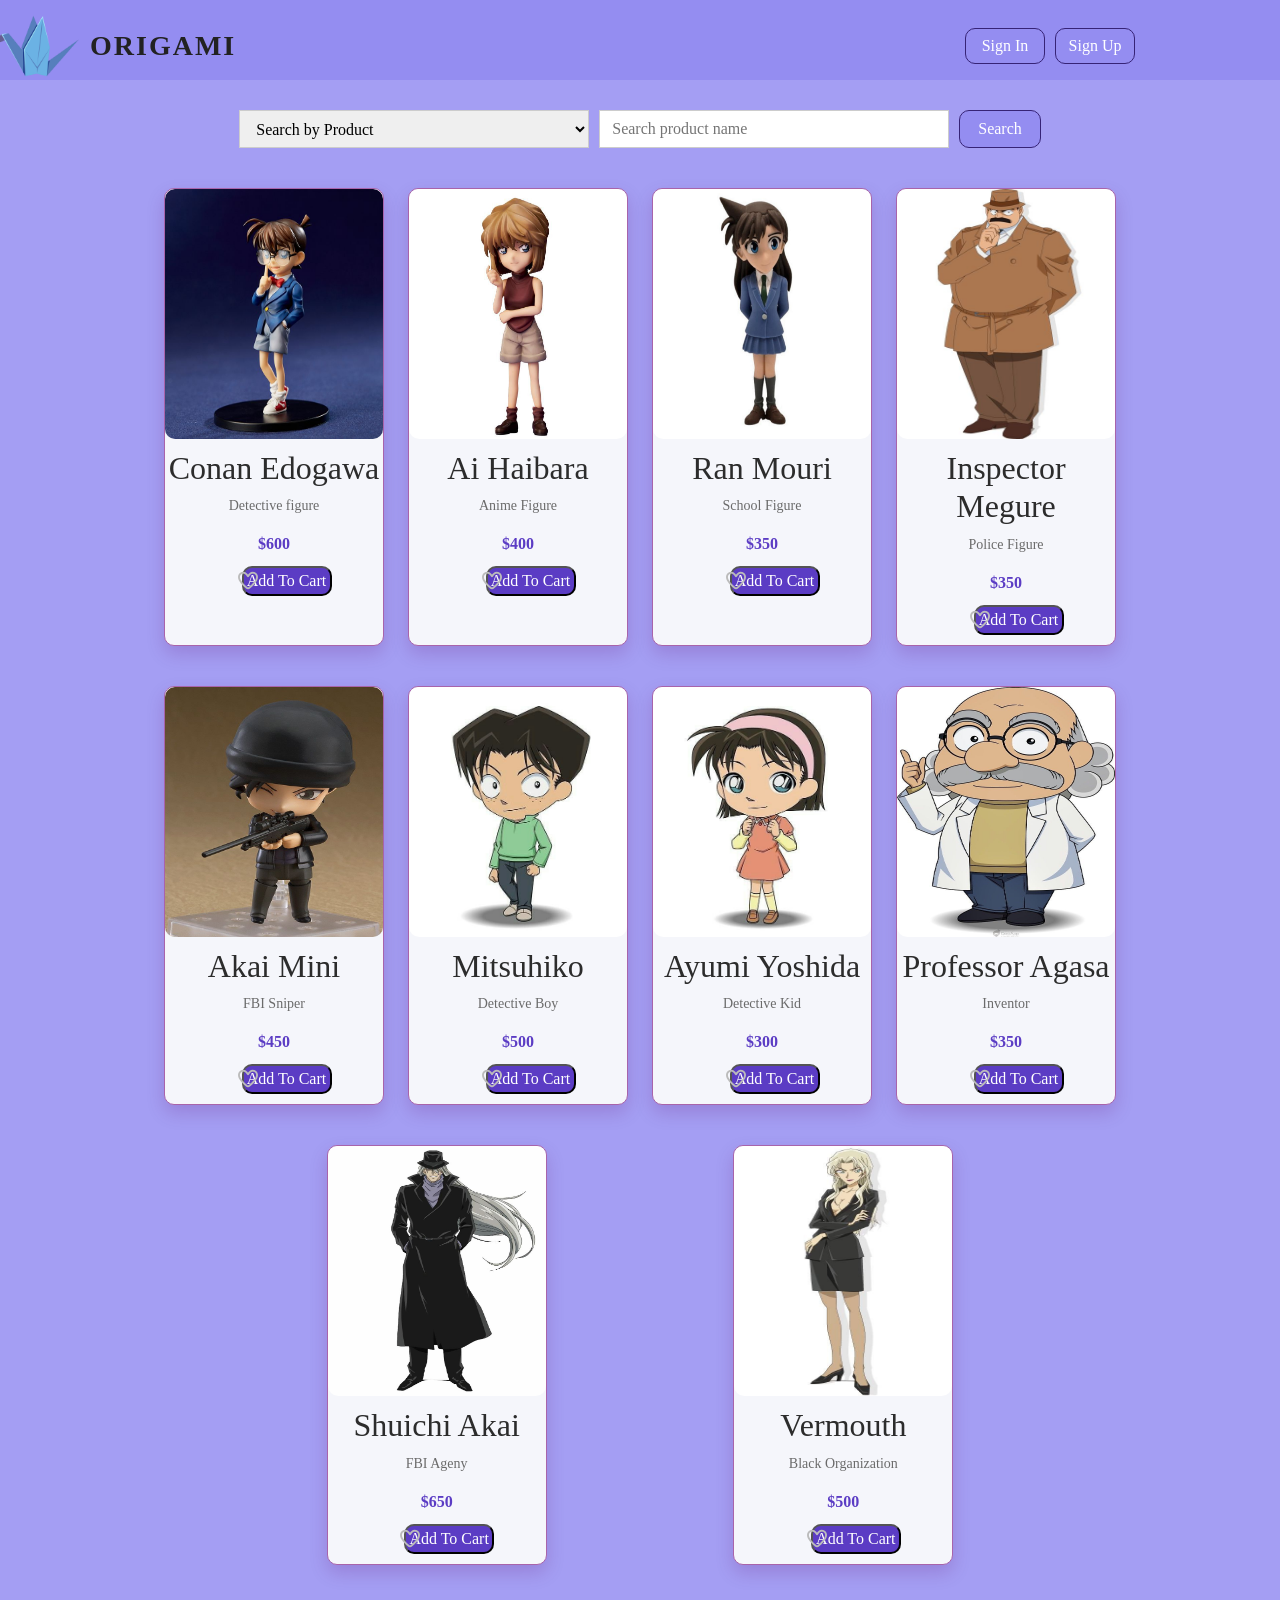
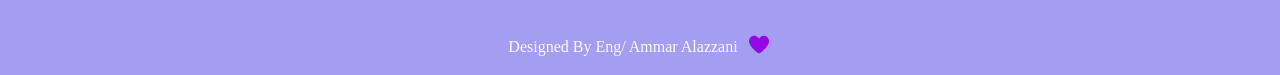
<file: index.html>
<!DOCTYPE html>
<html lang="en">
<head>
    <meta charset="UTF-8">
    <meta name="viewport" content="width=device-width, initial-scale=1.0">
    <link rel="stylesheet" href="https://cdnjs.cloudflare.com/ajax/libs/font-awesome/6.5.0/css/all.min.css">
    <link href="https://cdn.jsdelivr.net/npm/bootstrap@5.3.3/dist/css/bootstrap.min.css" rel="stylesheet">
    <link rel="stylesheet" href="css/style.css">
    <link rel="stylesheet" href="/css/all.min.css">
    <title>Shopping Cart || Home Page</title>
</head>
<body>
  


<header>

   <div class="container">

    <div class="header-content">
     
     <a href="index.html" class="brand">
       
          <img class="logo-img" src="image/logo1.png" alt="Logo" style="width:90px;">
         <span class="logo-name">Origami</span>
     </a>
    
     <nav>
      <ul id="links">
        <li><a href="login.html">Sign In</a></li>
        <li><a href="register.html">Sign Up</a></li>


      </ul>
      <ul id="user_info">
        <li><a href="#" id="user"></a></li>
        <li class="shopping-cart"><i class="fas fa-shopping-cart icoooo"></i>
          <span class="badge"></span>
          <div class="carts-products">
            <div></div>
            <a href="cartproducts.html">Veiw All Products</a>
          </div>
        </li>
        <li><a href="#" id="logout">Logout</a></li>
      </ul>




     </nav>





    </div><!-- /header-content -->




   </div><!-- /container -->










</header>
<section class="search-section">
     <div class="container search-container">
      <select name="" id="searchType">
      <option value="title">Search by Product </option>
      <option value="description">Search by Description </option>
     </select>
      <input type="text" id="searchInput" placeholder="Search product name">
      <button type="button" id="searchBtn">Search</button>
     </div>
</section><!-- /search-section -->



<section class="home">
  <div class="container">
    <div class="products">
      <div class="product-item">
      <img class="product-item-img" src="image/item1.jpg" alt="">
      <div class="product-item-desc">
        <h2 class="title">Conan</h2>
        <p class="desc">Detective figure</p>
        <span class="cost">price:200$</span>
      </div>
      <div class="product-item-action">
        <button type="button" class="add-to-cart">Add To Cart</button>
        <i class="fa-regular fa-heart ico"></i>
      </div>
      </div>
      
    </div><!-- /products -->
  </div><!-- /container -->
</section><!-- /home -->

 <footer>
   <div class="lastpart text-center mt-5 mb-3 text-light">
        <span>Designed By Eng/ Ammar Alazzani</span>

        <i class="fa fa-heart icon-heart" style="font-size:20px"></i>  
    </div><!-- / lastpart -->
 </footer>
    




















    <script src="script.js"></script>
    <!-- <script src="login.js"></script>
    <script src="register.js"></script> -->
 
    <script src="https://cdn.jsdelivr.net/npm/bootstrap@5.3.3/dist/js/bootstrap.bundle.min.js"></script>

</body>
</html>
</file>
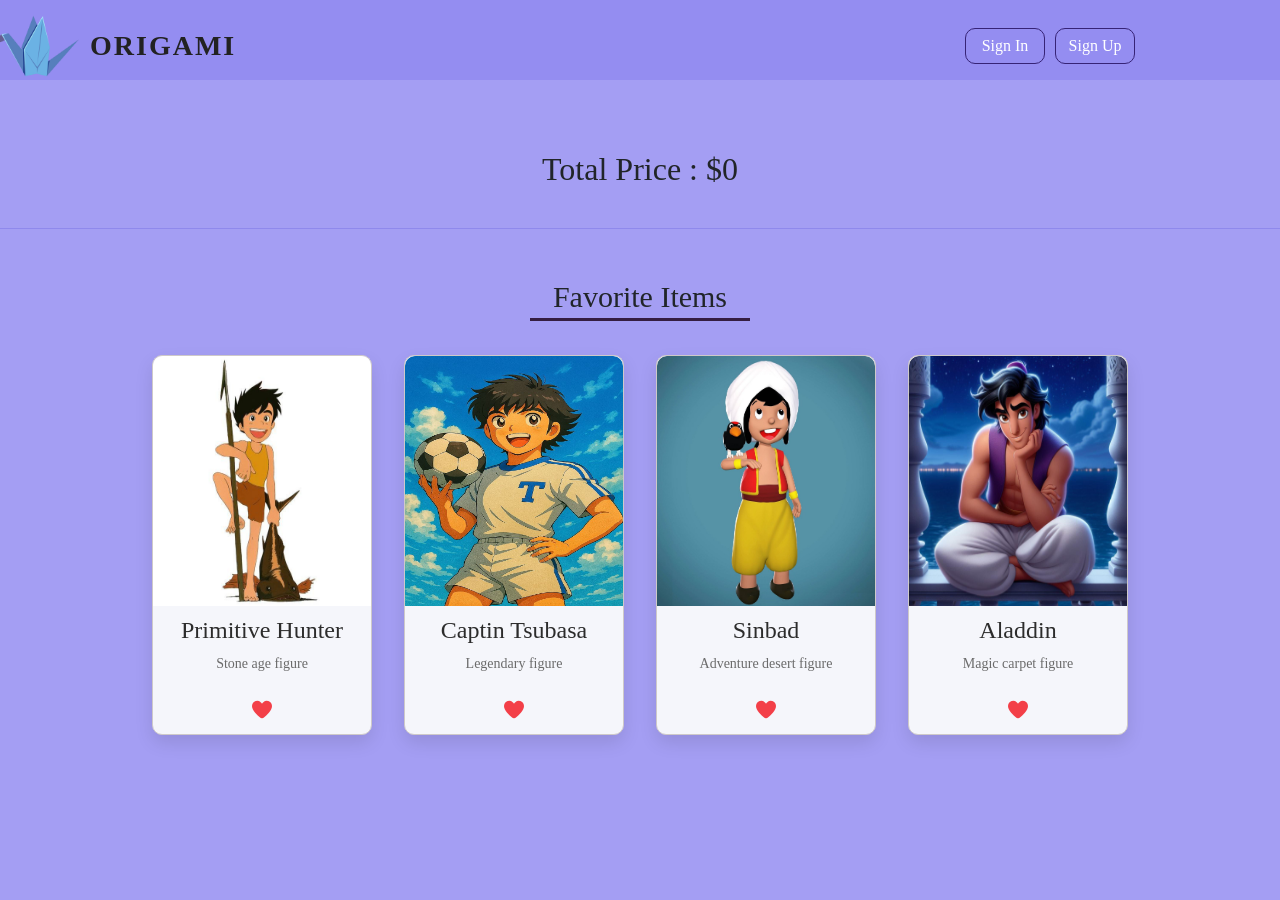
<file: cartproducts.html>
<!DOCTYPE html>
<html lang="en">
<head>
    <meta charset="UTF-8">
    <meta name="viewport" content="width=device-width, initial-scale=1.0">
    <link rel="stylesheet" href="https://cdnjs.cloudflare.com/ajax/libs/font-awesome/6.5.0/css/all.min.css">
    <link href="https://cdn.jsdelivr.net/npm/bootstrap@5.3.3/dist/css/bootstrap.min.css" rel="stylesheet">
    <link rel="stylesheet" href="css/style.css">
    <link rel="stylesheet" href="/css/all.min.css">
    <title>Shopping Cart || Carts Products</title>
</head>
<body>
       
 <!-- <header>
    <div class="container">



        <div class="header-content">
          <img class="logo-img" src="/image/logo1.png" alt="Logo" style="width:90px;">
         <a href="index.html" class="brand-cart-page">Origami</a>
       <nav>
      <ul id="links">
        <li><a href="login.html">Sign In</a></li>
        <li><a href="register.html">Sign Up</a></li>


      </ul>
      <ul id="user_info">
        <li><a href="#" id="user"></a></li>
        <li class="shopping-cart"><i class="fas fa-shopping-cart icoooo"></i>
          <span class="badge"></span>
          <div class="carts-products">
            <div></div>
            <a href="cartproducts.html">Veiw All Products</a>
          </div>
        </li>
        <li><a href="#" id="logout">Logout</a></li>
      </ul>




     </nav>




        </div>
    </div>
 </header> -->
   <!-- header> -->
 <header>
   <div class="container">

    <div class="header-content">
     
     <a href="index.html" class="brand">
       
        <img class="logo-img" src="image/logo1.png" alt="Logo" style="width:90px;">
        <span class="logo-name">Origami</span>
     </a>
      
    
     <nav>
      <ul id="links">
        <li><a href="login.html">Sign In</a></li>
        <li><a href="register.html">Sign Up</a></li>


      </ul>
      <ul id="user_info">
        <li><a href="#" id="user"></a></li>
        <li class="shopping-cart"><i class="fas fa-shopping-cart icoooo"></i>
          <span class="badge"></span>
          <div class="carts-products">
            <div></div>
            <a href="cartproducts.html">Veiw All Products</a>
          </div>
        </li>
        <li><a href="#" id="logout">Logout</a></li>
      </ul>




     </nav>





    </div>




   </div>










</header>

 <section class=" cart-products">
  <div class="container">

    <div class="carts-in-product">

    </div>
    <div class="total-price-section">
      <h2>Total Price : <span id="total-price">$0</span></h2>
    </div>

   




  </div>
  </section>
<hr class="divide-line">

  <section class="favorite-page">
    <h2 class="fav-page-title">Favorite Items</h2>
   <div class="container">
     <div class="fav-items">
      <div class="fav-product-item">
       <img class="fav-item-img" src="image/item-16-fav.jpg" alt="">
      <div class="product-item-desc">
         <h4 class="title">Primitive Hunter</h4>
         <p class="desc-2">Stone age figure</p>
      </div>
     
     <i class="fa-solid fa-heart ico2"></i>
      </div>
      
      
        <div class="fav-product-item">
       <img class="fav-item-img" src="image/item-17-fav.jpg" alt="">
      <div class="product-item-desc">
         <h4 class="title">Captin Tsubasa</h4>
         <p class="desc">Legendary figure</p>
      </div>
     
      <i class="fa-solid fa-heart ico2"></i>
      </div>
      





        <div class="fav-product-item">
       <img class="fav-item-img" src="image/item-18-fav.jpg" alt="">
      <div class="product-item-desc">
         <h4 class="title">Sinbad</h4>
         <p class="desc">Adventure desert figure</p>
      </div>
     
      <i class="fa-solid fa-heart ico2"></i>
      </div>








        <div class="fav-product-item">
       <img class="fav-item-img" src="image/item-19-fav.jpg" alt="">
      <div class="product-item-desc">
         <h4 class="title">Aladdin</h4>
         <p class="desc">Magic carpet figure</p>
      </div>
     
      <i class="fa-solid fa-heart ico2"></i>
      </div>
      
     </div>



     














   </div>








  </section>





















</section>










   
    
    <script src="https://cdn.jsdelivr.net/npm/bootstrap@5.3.3/dist/js/bootstrap.bundle.min.js"></script>
    <script src="carts.js"></script>
    <script src="user.js"></script>

</body>
</html>
</file>
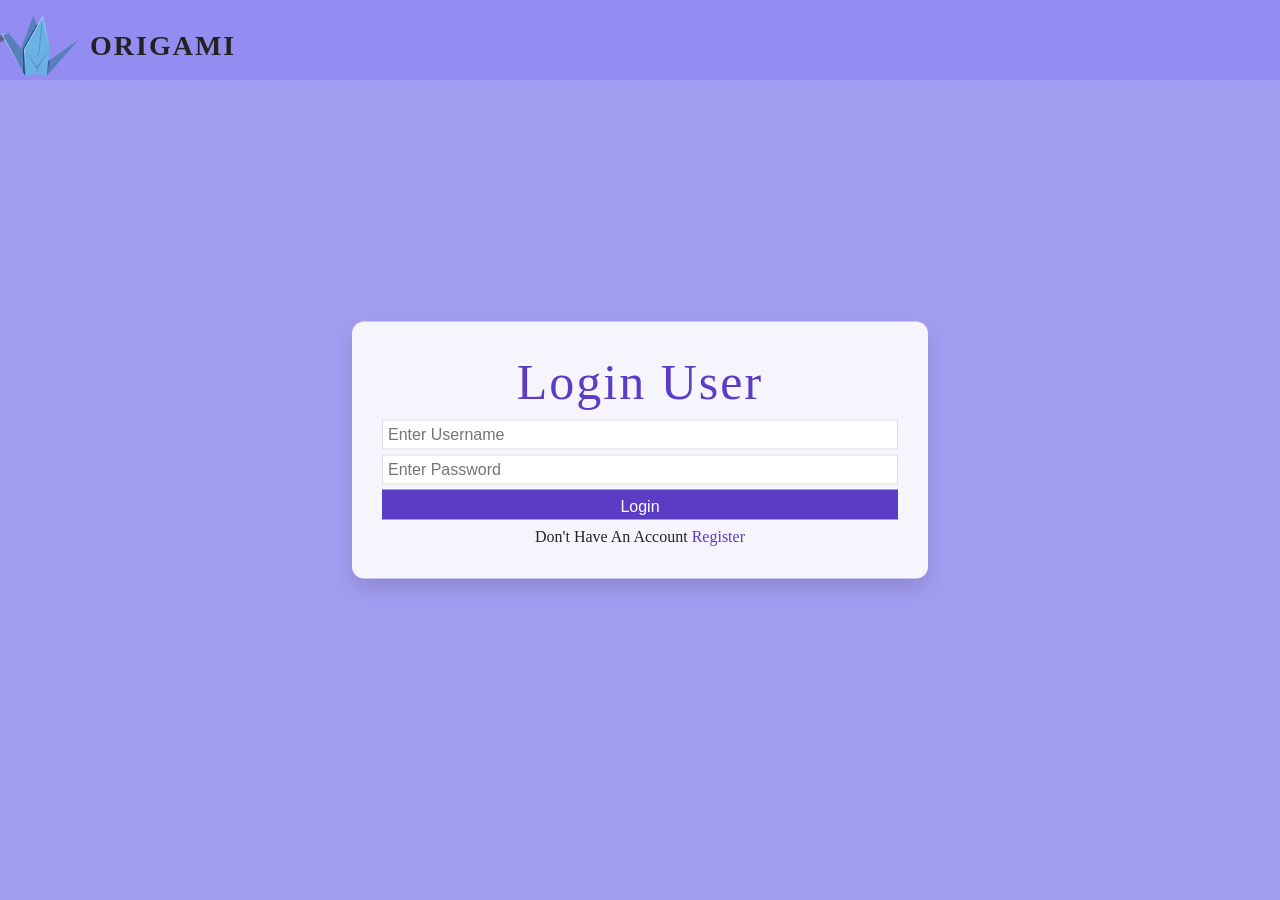
<file: login.html>
<!DOCTYPE html>
<html lang="en">
<head>
    <meta charset="UTF-8">
    <meta name="viewport" content="width=device-width, initial-scale=1.0">
    <link rel="stylesheet" href="https://cdnjs.cloudflare.com/ajax/libs/font-awesome/6.5.0/css/all.min.css">
    <link href="https://cdn.jsdelivr.net/npm/bootstrap@5.3.3/dist/css/bootstrap.min.css" rel="stylesheet">
    <link rel="stylesheet" href="css/style.css">
    <link rel="stylesheet" href="/css/all.min.css">
    <title>Login page</title>
</head>
<body>
       
 <header>
    <div class="container">



        <div class="header-content">
         <a href="index.html" class="brand">
          <img class="logo-img" src="image/logo1.png" alt="Logo" style="width:90px;">
           <span class="logo-name">Origami</span>
         </a>
         <!-- <h1 class="logo-name">Origami</h1> -->
         <!-- <nav>
            
              <ul id="link">
                <li><a href="login.html">Sign In</a></li>
                <li><a href="register.html">Sign Up</a></li>

               </ul>




         </nav> -->




        </div>
    </div>
 </header>


 <section class="section-form">
  <h2>Login User</h2>


  <form>

    <input type="text" placeholder="Enter Username" id="username">
    <input type="password" placeholder="Enter Password" id="password">
    <input type="submit" value="Login" id="login">
    Don't Have An Account <a href="register.html">Register</a>






  </form>


</section>










   
    <script src="login.js"></script>
    

</body>
</html>
</file>
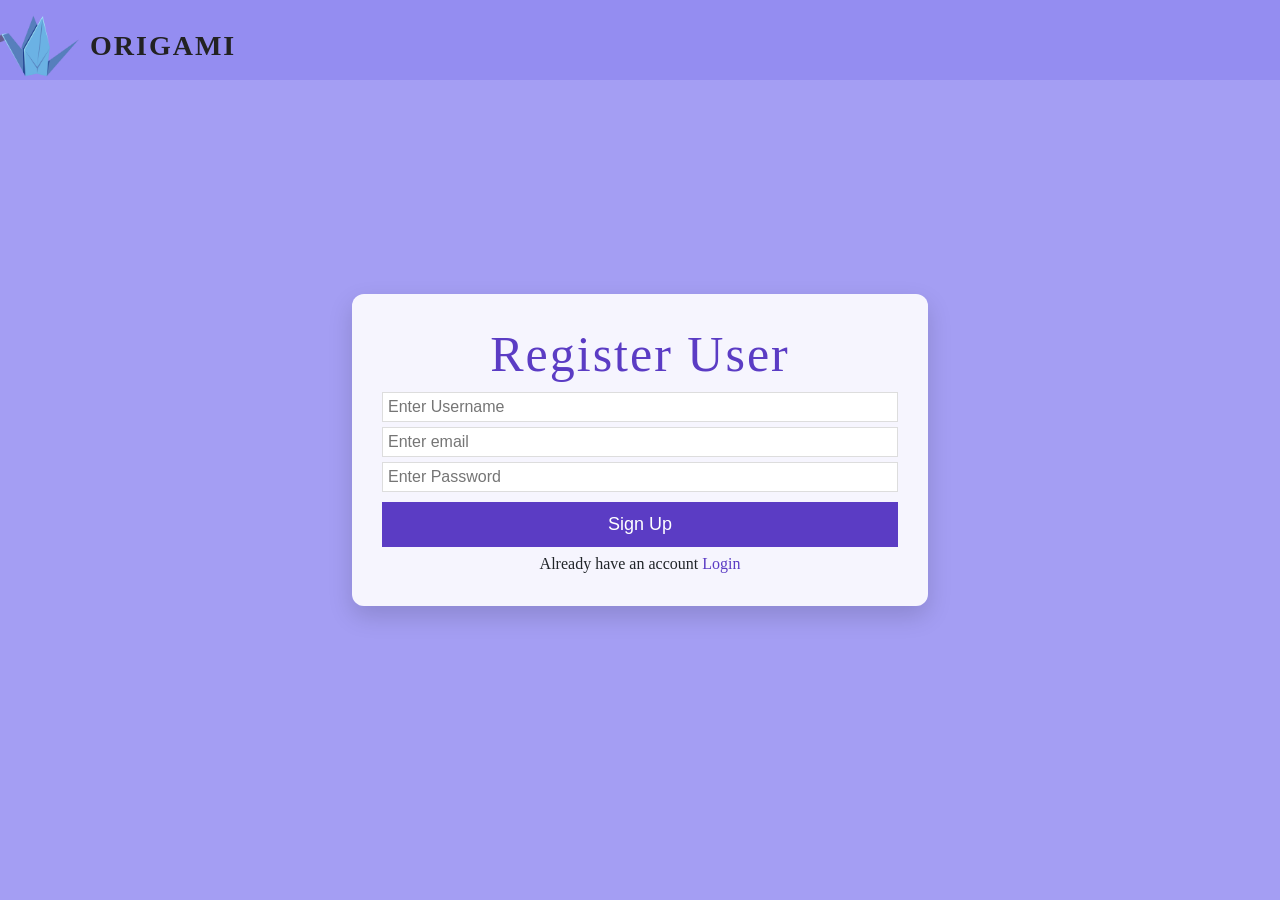
<file: register.html>
<!DOCTYPE html>
<html lang="en">
<head>
    <meta charset="UTF-8">
    <meta name="viewport" content="width=device-width, initial-scale=1.0">
    <link rel="stylesheet" href="https://cdnjs.cloudflare.com/ajax/libs/font-awesome/6.5.0/css/all.min.css">
    <link href="https://cdn.jsdelivr.net/npm/bootstrap@5.3.3/dist/css/bootstrap.min.css" rel="stylesheet">
    <link rel="stylesheet" href="css/style.css">
    <link rel="stylesheet" href="/css/all.min.css">
    <title>Register page</title>
</head>
<body>
    
 
<header>

   <div class="container">

    <div class="header-content">
     <a href="index.html" class="brand">
      <img class="logo-img" src="image/logo1.png" alt="Logo" style="width:90px;">
       <span class="logo-name">Origami</span>
     </a>
    

     <!-- <nav>
      <ul id="link">
        <li><a href="login.html">Sign In</a></li>
        <li><a href="register.html">Sign Up</a></li>


      </ul>
      <ul id="user_info">
        <li><a href="#" id="user"></a></li>
      </ul>




     </nav> -->





    </div>




   </div>










</header>
<section class="section-form">
  <h2>Register User</h2>


  <form>

    <input type="text" placeholder="Enter Username" id="username">
    <input type="email" placeholder="Enter email" id="email">
    <input type="password" placeholder="Enter Password" id="password">
    <input type="submit" value="Sign Up" id="sign-up">
    Already have an account <a href="login.html">Login</a>







  </form>


</section>




<script src="register.js"></script>

</body>
</html>
</file>
<file: css/style.css>
body{
   background-color: rgb(208, 220, 241);
   background-color: rgb(209, 244, 255);
   background-color: #d0dcf1;
   background-color: #948df1d7;
   background-color: linear-gradient(135deg,#c7c3f3,#8f8ad8);
   font-family: 'Times New Roman', Times, serif;
}

 *{
   margin: 0;
   padding: 0;
   box-sizing: border-box;
 }
 .container{
   width: 80%;
   margin: auto;
 }
 header{
   height: 80px;
   background-color: rgb(163, 113, 207);
   background-color: rgba(180, 125, 229, 0.725);
   background-color: #948df1;
   padding: 15px 0;
 }
 .header-content{
   display: flex;
   justify-content: space-between;
   align-items: center;
   gap: 20px;
 }
 .logo-img{
  width: 60px;
  height: auto;
  margin-left: -150px;
 }
 .logo-name{
  font-size: 28px;
   font-weight: bold;
    color: #4b3f72;
    color: #222;
    letter-spacing: 2px;
  /* margin-left: -850px; */
  text-transform: uppercase;
  font-family: fantasy;
 }
 .brand{
  display: flex;
  align-items: center;
  gap: 10px;
  text-decoration: none;

 }

 .brand-cart-page{
  font-size: 32px;
   text-decoration: none;
   color: #4b3f72;
   font-weight: bold;
   font-family: fantasy;
    margin-left: -850px;
 }
 .header-search{
  display: flex;
  align-items: center;
  gap: 8px;
  flex: 1;
  justify-content: center;
 
 }
 
 
 .nav{
  display: flex;
  align-items: center;
 }
 nav ul{
   display: flex;
   list-style: none;
   align-items: center;
   margin: 0;
 }
 #links li a{
   display: block;
   color: rgb(255, 255, 255);
   min-width: 80px;
   padding: 5px;
   margin: 0 5px; 
   /* background-color: aqua; */
   text-align: center;
   text-decoration: none;
   border:1px solid #362376;
  border-radius: 10px;
  
 }
 /* #links li a :hover{
  background-color: #6c2aee;
 color: #fff;
 border-color: #6c2aee;
 transition: 0.3s;
 } */
 nav li a{
   display: block;
   color: rgb(255, 255, 255);
   min-width: 80px;
   padding: 5px;
   margin: 0 5px; 
   /* background-color: aqua; */
   text-align: center;
   text-decoration: none;
   
 }
 #logout:hover ,#links li a:hover{
 background-color: #6c2aee;
 color: #fff;
 border-color: #6c2aee;
 transition: 0.3s;
 }
 .search-section{
  margin-top: 30px;
 }
 .search-container{
  display: flex;
  justify-content: center;
  gap: 10px;
 }
 .search-container input,.search-container select{
  width: 350px;
  height: 38px;
  padding: 8px 12px;
  border: 1px solid  #ccc;
 }
 .search-container button{
   height: 38px;
  padding: 0 18px;
  /* border: none; */
  /* background-color: #333; */
  background-color: #6c2aee;
    background-color: #948df1;
  color: white;
  /* border-radius: 6px; */
  cursor: pointer;
  border:1px solid #362376;
  border-radius: 10px;
 }
 .search-container button:hover{
   background-color: #555;
   background-color: #6c2aee;
 color: #fff;
 border-color: #6c2aee;
 transition: 0.3s;
 }
 /* Form design */
 .section-form{/*hero image */
  position: absolute;
  top: 50%;
  left: 50%;
  transform: translate(-50%, -50%);
  width: 45%;
  text-align: center;
  background-color: rgb(255, 255, 255,0.9);
  padding:30px;
  border-radius: 12px;
  box-shadow: 0 10px 25px rgba(0,0,0,0.15);
  /* display: none; */
 }
 .section-form h2{
   font-size: 50px;
   letter-spacing: 2px;
   color: #5b3cc4;
 }
 #login{
  background: #5b3cc4;
  color: white;
  border: none;
  cursor: pointer;
  transition: 0.3s;
 }
 #login:hover{
  background: #3f2aa0;
 }
 .section-form a{
  color: #5b3cc4;
  font-weight: 500;
  text-decoration: none;
 }
 .section-form a:hover{
  text-decoration: underline;
 }
 .section-form form input {
   display: block;
   width: 100%;
   margin: 5px 0;
   height: 30px;
   border:1px solid #ddd;
   padding: 5px;
   outline: none;
   font-family: Arial, Helvetica, sans-serif;
 }
 .section-form form input:focus{
  border-color: #5b3cc4;
   box-shadow: 0 0 5px rgba(91,60,196,0.3);
 }
 .section-form form input[type="submit"]:hover{
   opacity: .5;
 }
 nav ul#user_info{
   display: none;
   

 }
 nav ul#user_info li{
  position: relative;
  margin: 0px 10px;
 }
/* //register page */
#sign-up{
  width: 100%;
  height: 45px;
  margin-top: 10px;
  background: #5b3cc4;
  color: white;
  border: none;
  cursor: pointer;
  font-size: 18px;
  transition: 0.3s;
  


}
#sign-up:hover{
  background: #3f2aa0;
}




#user{
  color: white;
  font-weight: 600;
}
#logout{
  color: white;
  margin-left: 10px;
  border:1px solid #362376;
  border-radius: 10px;
  transition: 0.3s;
}

 .products{
  width: 100%;
  margin: 40px 0 10px;
  display: flex;
  flex-wrap: wrap;
  justify-content: space-evenly;
  gap: 20px 0;
 }
 .product-item{
 
  background: #f5f6fb;
  width: 22%;
  object-fit: contain;
  min-height: 100px;
  border: 1px solid #a864aa;
  border-radius: 10px;
   margin-bottom: 20px;
   transition: 0.3s;
   overflow: hidden;
  /* box-shadow: 0 6px 18px rgba(0,0,0,0.18); */
  box-shadow: 0 8px 18px rgba(93, 1, 101, 0.18);
  /* text-align: center; */
 
 }
 .product-item:hover{
  transform: translateY(-5px);
  box-shadow: 0 12px 24px rgba(0,0,0,0.15);
 }
 .product-item:hover .product-item-img{
  transform: scale(1.03);
 }
 .product-item-img{
  height: 250px;
  width: 100%;
  margin-bottom: 10px;
  border-radius: 10px;
  
 }
 .product-item-desc{
  
  text-align: center;
  margin-bottom: 10px;
 }

  .product-item-desc h2{
  color: #2c2c2c;
  font-size: 600;

 }
 .product-item-desc p{
  color: #6b6b6b;
  font-size: 14px;
 }
 .product-item-desc span{
  color: #5b3cc4;
  font-weight: bold;
  font-size: 16px;
 }
 .desc-2{
  text-align: center;
  /* margin-left: 25px; */
 }
 .cost{
  margin-left: -1px;
  color: #5b3cc4;
 }
 /* .product-item-action button{
  width: 150px;
 } */
 .product-item-action{
  display: flex;
  flex: 1;
  text-align: right;
  justify-content: space-between;
  flex-direction: row-reverse;
  margin-bottom: 10px;
 
 }
 .add-to-cart{
  margin: auto;
  width: 90px;
  height: 30px;
  /* margin-left: 100px; */
  border-radius: 10px;
  /* background-color: rgba(100, 100, 233, 0.512); */
  background: #5b3cc4;
  color: #fff;
  cursor: pointer;
  text-align: center;
  transition: 0.3s;
  
  
  
  
 }
 .add-to-cart:hover{
  /* background-color: rgba(63, 63, 240, 0.512); */
  background: #3f2aa0;
 }
 .ico{
  position: relative;
  align-content: center;
  /* padding-left: 20px; */
  left: 70px;
  cursor: pointer;
  font-size: 20px;
  /* color: #f30c17; */
  color: #bbb;
  transition: 0.3s;
 
 }
 .ico:hover{
   /* color: #c5040ec7; */
   color: #ff4d6d;
 }
 /* ////////////////////////////////////////////// */
 nav ul#user_info li i{
  color: #fff;
  font-size: 22px;
  cursor: pointer;
 }
 nav ul#user_info li{
  margin: 0px 10px;
  position: relative;

 }
 nav ul#user_info li .badge{
  position: absolute;
  width: 18px;
  height: 18px;
  background-color: chocolate;
  color: #fff;
  border-radius: 50%;
  text-align: center;
  display: none;
  top: -7px;
  right:-10px;
  font-size: 12px;
  padding: 3px;
 }
 /* //////////////////////////////// */
 .carts-products{
  position: absolute;
   display: none;
  width: 250px;
  transform: translate(-40%,0);
  background-color: #351e41;
  top: 40px;
  border-radius: 6px;
  padding: 10px;
  z-index: 1000;
 
 
  
 }
.carts-products a {
 display: block;
 color: #000;
 margin: 4px 0;
 padding: 0;
 background-color: rgb(127, 24, 172);
 color: #ffffff;
 text-align: center;
 text-decoration: none;
}
.icoooo{
  margin-top: 7px;
}
/* //////////////////////////////////// */
.carts-in-product{
 width: 100%;
 display: flex;
 flex-wrap: wrap;
 justify-content: space-evenly;
 margin-top: 40px;

}
.product-item-action .remove-from-cart{
  width: 150px;
  margin: auto;
  height: 30px;
  /* margin-left: 60px; */
  border-radius: 10px;
  background-color: rgba(251, 0, 0, 0.622);
  color: #fff;
  cursor: pointer;
  text-align: center;
}
.remove-from-cart{
  background: #e74c3c;
  color: white;
  border: none;
 
}
.remove-from-cart:hover{
  /* background-color: rgba(186, 1, 1, 0.677); */
  background: #c0392b;
}
.divide-line{
  color: #5148d8;
}
/* cartpage */
.quantity-box{
  display: flex;
  align-items: center;
  justify-content: center;
  gap: 10px;
  margin: 10px 2px;
}
.quantity-box button{
  width: 30px;
  height: 30px;
  border: none;
  border-radius: 6px;
  background-color: #6c63ff;
  color: #fff;
  font-size: 20px;
  cursor: pointer;
  transition: 0.3s;
  
}
.quantity-box button:hover{
  background-color: #5148d8;
}
.quantity-box span{
  font-size: 18px;
  font-weight: bold;
  min-width: 15px;
  text-align: center;
}

.cart-menu-item{
  display: flex;
  justify-content: space-between;
  align-items: center;
  padding: 8px;
  border-bottom: 1px solid #eee;
  
  
}
.cart-qty{
display: flex;
gap: 5px;
align-items: center;
}
.cart-qty button{
  width: 20px;
  height: 20px;
  border: none;
  background: #6c63ff;
  color: #fff;
  border-radius: 3px;
  cursor: pointer;
  margin: 0 2px;
  
}
.cart-menu-item button:hover{
   background-color: #622696;
}
.cart-qty span{
  font-weight: bold;
  text-align: center;
  color: #fff;
}
.cart-title{
  font-size: 15px;
  flex: 1;
  color: #fff;
}
.cart-price{
  font-size: 12px;
  color: rgb(255, 255, 255);
 
}
/* total price section */
.total-price-section{
  text-align: center;
  margin: 30px 0 40px;
  font-weight: bold;
  font-size: 22px;
}


/* ///////section2 favourite cart page */
.favorite-page{
  margin-top: 40px;
  
  
}

.fav-page-title{
  position: relative;
  text-align: center;
  /* background-color: #622696; */
  padding: 10px 0;
  margin-bottom: 30px;
  font-size: 30px;
}
.fav-page-title::after{
  content: "";
  position: absolute;
  left: 50%;
  bottom: 4px;
  width:220px;
  height: 3px;
  background-color: #351e41;
  /* background-color: #c7c3f3; */
  transform: translateX(-50%);
  transition: width 0.4s;
}
.fav-page-title:hover::after{
  width: 30%;
}
.product-item-desc h4{
  color: #2c2c2c;
  font-size: 600;
}
.product-item-desc .desc{
  color: #6b6b6b
}

.fav-items{
  display: flex;
  flex-wrap: wrap;
  justify-content: space-evenly;
 gap: 20px;

 
 
  
   
   
}
.fav-product-item{
   width: 22%;
   min-height: 100px;
   border-radius: 10px;
    margin-bottom: 20px;
     border: 1px solid #cec9c9;
     /* background-color: rgba(243, 12, 23, 0.08); */
       background: #f5f6fb;
     box-shadow: 0 8px 18px rgba(0,0,0,0.1);
     text-align: center;
     overflow: hidden;
     padding-bottom: 10px;
     transition: 0.3s;
}
.fav-product-item:hover{
  transform: translateY(-5px);
  box-shadow: 0 12px 24px rgba(0,0,0,0.15);
}

.fav-item-img{
  height: 250px;
  width: 100%;
  margin-bottom: 10px;
  border-radius: 10px 10px 0 0;
  
  
 }
 
.fav-product-item .ico2{
  position: static;
  left: 0;
  font-size: 20px;
  cursor: pointer;
  margin-top: 10px;
  color: #f33f48;
}
.fav-product-item .ico2:hover{
  color: #a00300;
}




.icon-box-last{
  /* background-color: #fff; */
  width: 200px;
  height: 200px;
}


.icon-last{
  line-height: 10px;
}
.icon-heart{
  animation-name: heart;
  

}


@keyframes heart{
   from{
    color: #000000;};
}


.icon-heart{
    margin-top: 2px;
    position: relative;
    left: auto;
    margin-left: 5px;
    animation-name: heart;
    animation-duration: 1s;
    animation-iteration-count: infinite;
    
    color: #9608e3;
}
</file>
